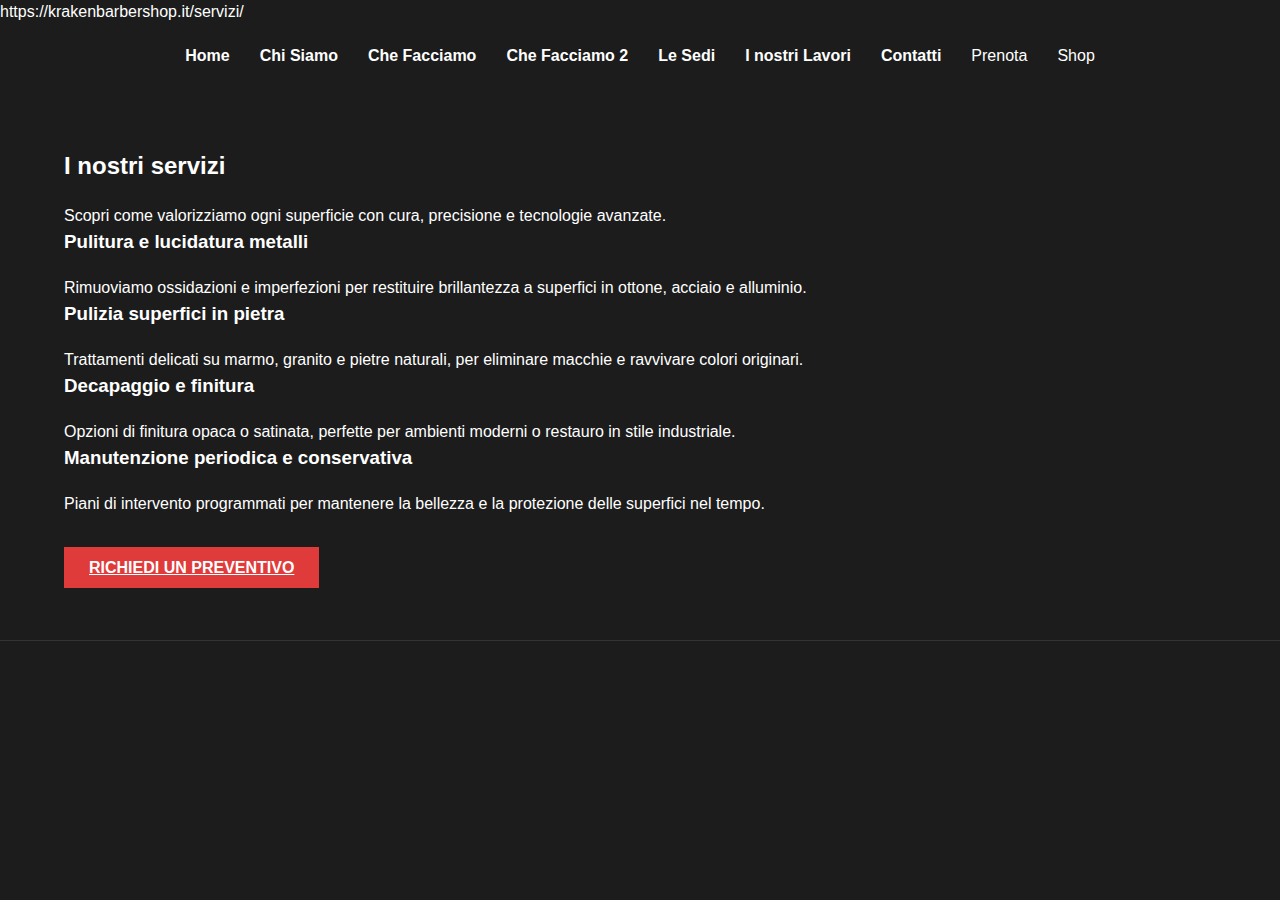
<file: che-facciamo.html>
https://krakenbarbershop.it/servizi/<!DOCTYPE html>
<html>
<head>
<meta charset="ISO-8859-1">
<title>Insert title here</title>
<link rel="stylesheet" href="css/style.css">
</head>
<body>
  <nav>
    <ul>
      <li><a href="index.html">Home</a></li>
      <li><a href="chi-siamo.html">Chi Siamo</a></li>
      <li><a href="che-facciamo.html">Che Facciamo</a></li>
      <li><a href="che-facciamo2.html">Che Facciamo 2</a></li>
      <li>
        <a href="#">Le Sedi</a>
        <ul>
          <li><!-- <a href="sedi/monte.html"> -->Montevarchi<!-- </a> --></li>
          <li><!-- <a href="sedi/sangio.html"> -->San Giovanni<!-- </a> --></li>
          <li><!-- <a href="sedi/terra.html"> -->Terranuova<!-- </a> --></li>
        </ul>
      </li>
      <li><a href="lavori.html">I nostri Lavori</a></li>
      <li><a href="contatti.html">Contatti</a></li>
      <li><!-- <a href="prenota.html"> -->Prenota<!--       </a> --></li>
      <li><!-- <a href="shop.html"> -->Shop<!--       </a> --></li>
    </ul>
  </nav>
<section id="servizi" class="section alt">
  <div class="container">
    <header class="section-header">
      <h2>I nostri servizi</h2>
      <p>Scopri come valorizziamo ogni superficie con cura, precisione e tecnologie avanzate.</p>
    </header>
    <div class="grid cards">
      <article class="card">
        <h3>Pulitura e lucidatura metalli</h3>
        <p>Rimuoviamo ossidazioni e imperfezioni per restituire brillantezza a superfici in ottone, acciaio e alluminio.</p>
      </article>
      <article class="card">
        <h3>Pulizia superfici in pietra</h3>
        <p>Trattamenti delicati su marmo, granito e pietre naturali, per eliminare macchie e ravvivare colori originari.</p>
      </article>
      <article class="card">
        <h3>Decapaggio e finitura</h3>
        <p>Opzioni di finitura opaca o satinata, perfette per ambienti moderni o restauro in stile industriale.</p>
      </article>
      <article class="card">
        <h3>Manutenzione periodica e conservativa</h3>
        <p>Piani di intervento programmati per mantenere la bellezza e la protezione delle superfici nel tempo.</p>
      </article>
    </div>
    <div class="cta" style="margin-top:40px;">
      <a href="#contatti" class="btn">Richiedi un preventivo</a>
    </div>
  </div>
</section>

</body>
</html>
</file>
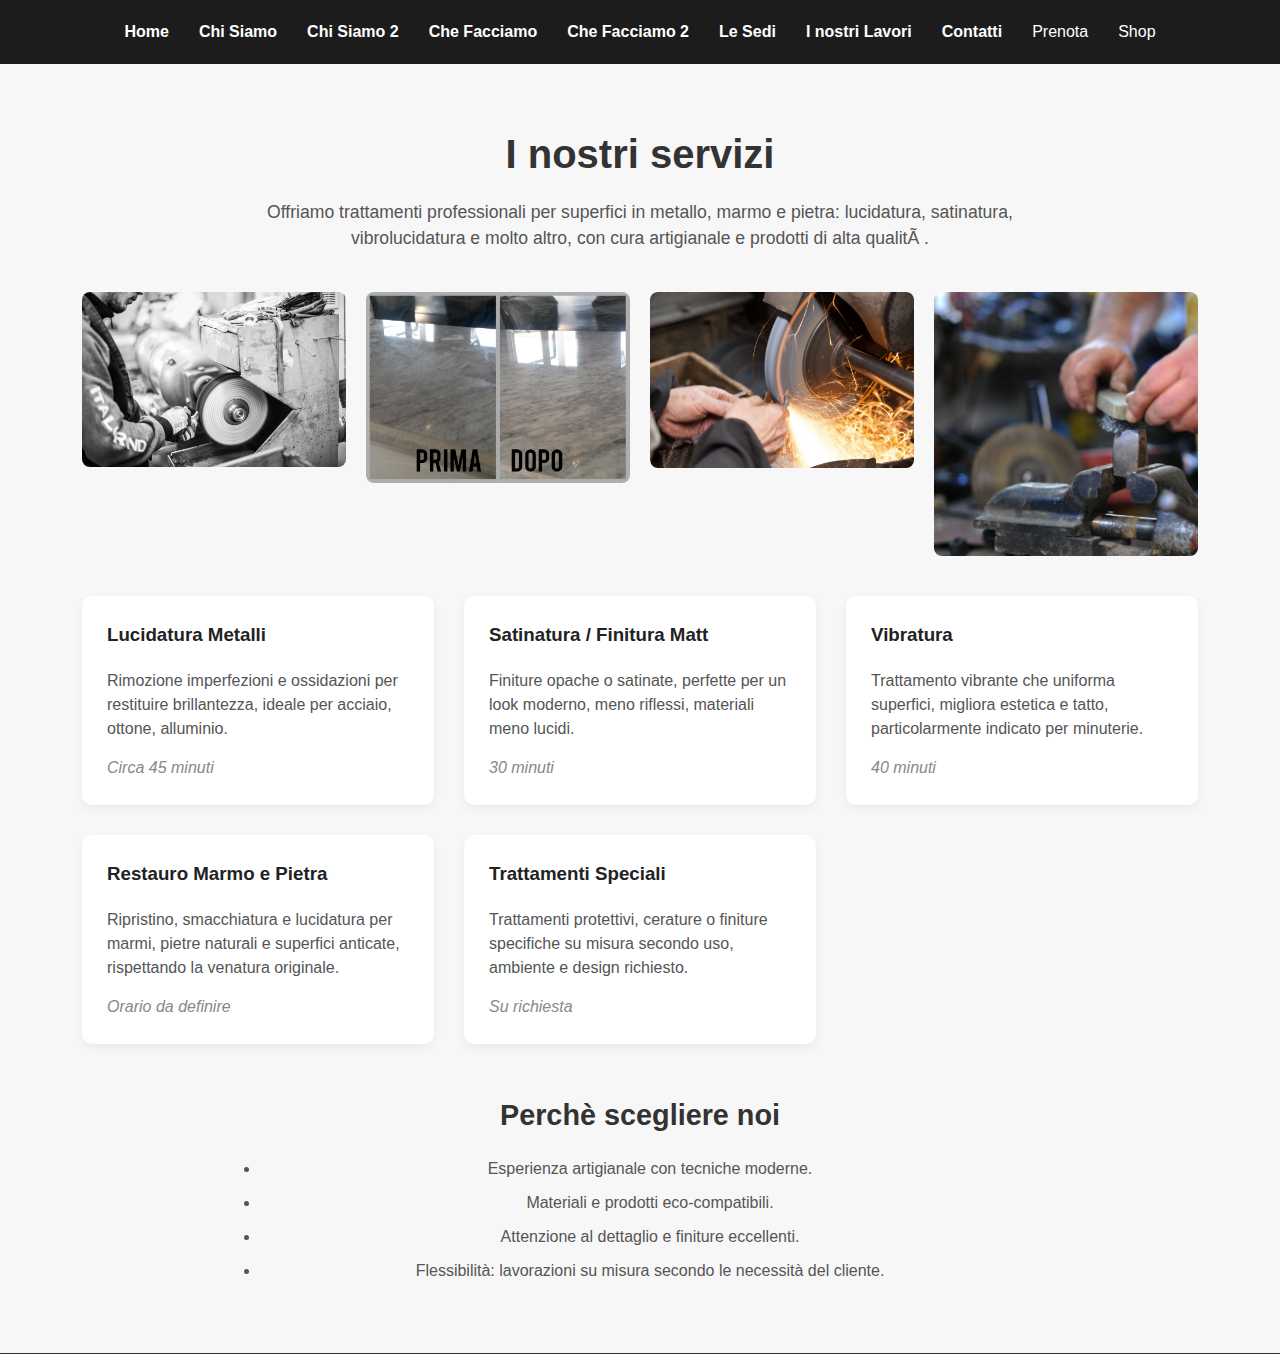
<file: che-facciamo2.html>
<!DOCTYPE html>
<html>
<head>
<meta charset="ISO-8859-1">
<title>Insert title here</title>
<link rel="stylesheet" href="css/style.css">
<link rel="stylesheet" href="css/styleKraken.css">
</head>
<body>
  <nav>
    <ul>
      <li><a href="index.html">Home</a></li>
      <li><a href="chi-siamo.html">Chi Siamo</a></li>
      <li><a href="chi-siamo2.html">Chi Siamo 2</a></li>
      <li><a href="che-facciamo.html">Che Facciamo</a></li>
      <li><a href="che-facciamo2.html">Che Facciamo 2</a></li>
      <li>
        <a href="#">Le Sedi</a>
        <ul>
          <li><!-- <a href="sedi/monte.html"> -->Montevarchi<!-- </a> --></li>
          <li><!-- <a href="sedi/sangio.html"> -->San Giovanni<!-- </a> --></li>
          <li><!-- <a href="sedi/terra.html"> -->Terranuova<!-- </a> --></li>
        </ul>
      </li>
      <li><a href="lavori.html">I nostri Lavori</a></li>
      <li><a href="contatti.html">Contatti</a></li>
      <li><!-- <a href="prenota.html"> -->Prenota<!--       </a> --></li>
      <li><!-- <a href="shop.html"> -->Shop<!--       </a> --></li>
    </ul>
  </nav>
<section id="servizi" class="section alt">
  <div class="container">
    <!-- Titolo e descrizione introduttiva -->
    <header class="section-header">
      <h2>I nostri servizi</h2>
      <p>
        Offriamo trattamenti professionali per superfici in metallo, marmo e pietra: lucidatura, satinatura, vibrolucidatura e molto altro, con cura artigianale e prodotti di alta qualità.
      </p>
    </header>

    <!-- Galleria immagini di esempio dei lavori -->
    <div class="gallery">
      <img src="images/lavoro1.jpg" alt="Pulimentatura metallo brillante">
      <img src="images/lavoro2.jpg" alt="Lucidatura marmo prima/dopo">
      <img src="images/lavoro3.jpg" alt="Finitura satinata su acciaio">
      <img src="images/lavoro4.jpg" alt="Dettaglio lavorazione artigianale">
    </div>

    <!-- Elenco servizi dettagliati -->
    <div class="services-list">
      <div class="service-item">
        <h3>Lucidatura Metalli</h3>
        <p>Rimozione imperfezioni e ossidazioni per restituire brillantezza, ideale per acciaio, ottone, alluminio.</p>
        <span class="duration">Circa 45 minuti</span>
      </div>
      <div class="service-item">
        <h3>Satinatura / Finitura Matt</h3>
        <p>Finiture opache o satinate, perfette per un look moderno, meno riflessi, materiali meno lucidi.</p>
        <span class="duration">30 minuti</span>
      </div>
      <div class="service-item">
        <h3>Vibratura</h3>
        <p>Trattamento vibrante che uniforma superfici, migliora estetica e tatto, particolarmente indicato per minuterie.</p>
        <span class="duration">40 minuti</span>
      </div>
      <div class="service-item">
        <h3>Restauro Marmo e Pietra</h3>
        <p>Ripristino, smacchiatura e lucidatura per marmi, pietre naturali e superfici anticate, rispettando la venatura originale.</p>
        <span class="duration">Orario da definire</span>
      </div>
      <div class="service-item">
        <h3>Trattamenti Speciali</h3>
        <p>Trattamenti protettivi, cerature o finiture specifiche su misura secondo uso, ambiente e design richiesto.</p>
        <span class="duration">Su richiesta</span>
      </div>
    </div>

    <!-- Sezione “Perché scelgerci” -->
    <div class="why-choose-us">
      <h3>Perch&egrave; scegliere noi</h3>
      <ul>
        <li>Esperienza artigianale con tecniche moderne.</li>
        <li>Materiali e prodotti eco-compatibili.</li>
        <li>Attenzione al dettaglio e finiture eccellenti.</li>
        <li>Flessibilit&agrave;: lavorazioni su misura secondo le necessit&agrave; del cliente.</li>
      </ul>
    </div>

  </div>
</section>
</body>
</html>
</file>
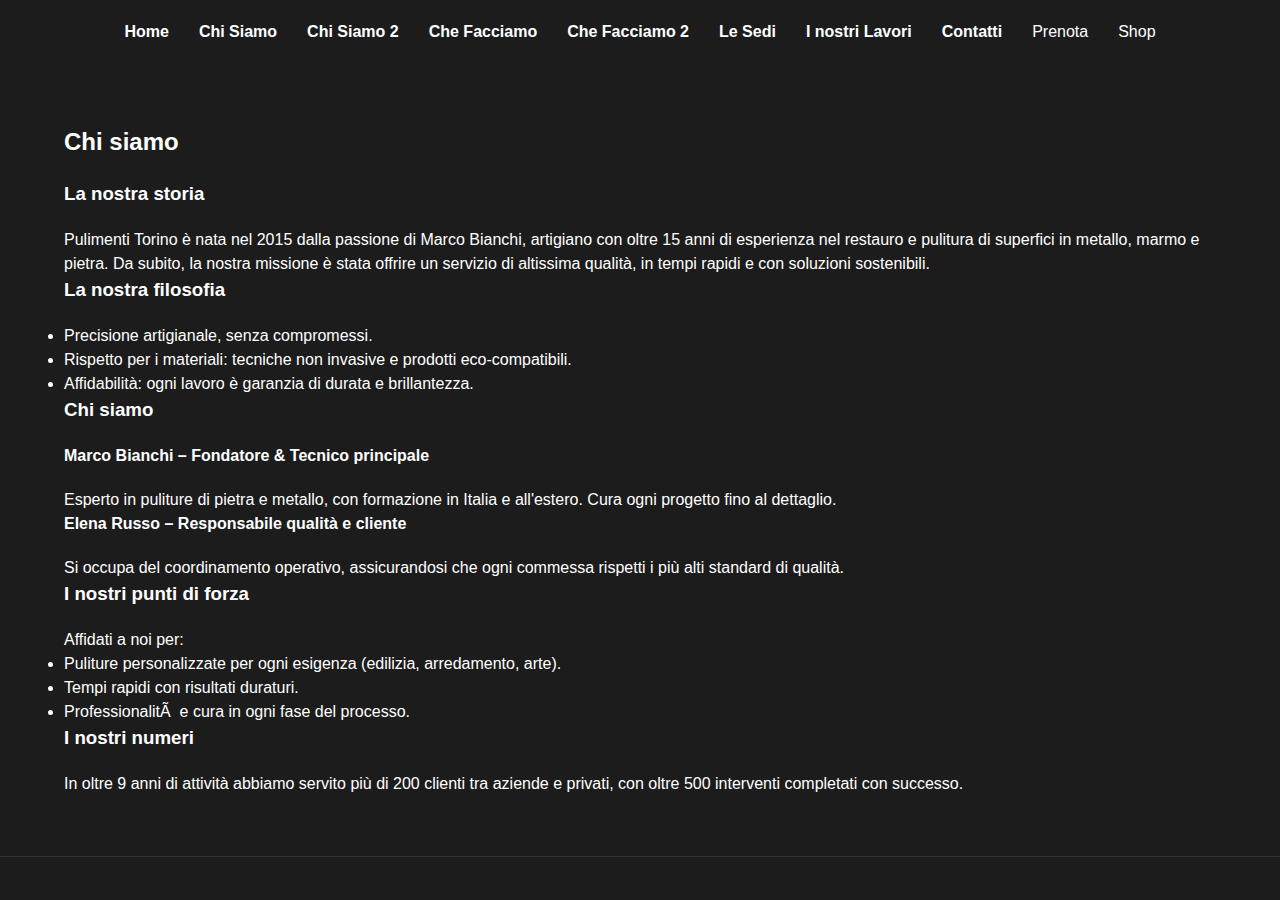
<file: chi-siamo.html>
<!DOCTYPE html>
<html>
<head>
<meta charset="ISO-8859-1">
<title>Insert title here</title>
<link rel="stylesheet" href="css/style.css">
</head>
<body>
    <nav>
    <ul>
      <li><a href="index.html">Home</a></li>
      <li><a href="chi-siamo.html">Chi Siamo</a></li>
      <li><a href="chi-siamo2.html">Chi Siamo 2</a></li>
      <li><a href="che-facciamo.html">Che Facciamo</a></li>
      <li><a href="che-facciamo2.html">Che Facciamo 2</a></li>
      <li>
        <a href="#">Le Sedi</a>
        <ul>
          <li><!-- <a href="sedi/monte.html"> -->Montevarchi<!-- </a> --></li>
          <li><!-- <a href="sedi/sangio.html"> -->San Giovanni<!-- </a> --></li>
          <li><!-- <a href="sedi/terra.html"> -->Terranuova<!-- </a> --></li>
        </ul>
      </li>
      <li><a href="lavori.html">I nostri Lavori</a></li>
      <li><a href="contatti.html">Contatti</a></li>
      <li><!-- <a href="prenota.html"> -->Prenota<!--       </a> --></li>
      <li><!-- <a href="shop.html"> -->Shop<!--       </a> --></li>
    </ul>
  </nav>
<section id="chi-siamo" class="section">
  <div class="container">
    <header class="section-header">
      <h2>Chi siamo</h2>
    </header>

    <article class="story">
      <h3>La nostra storia</h3>
      <p>
        Pulimenti Torino &egrave; nata nel 2015 dalla passione di Marco Bianchi, artigiano con oltre 15 anni di esperienza nel restauro e pulitura di superfici in metallo, marmo e pietra. Da subito, la nostra missione &egrave; stata offrire un servizio di altissima qualit&agrave;, in tempi rapidi e con soluzioni sostenibili.
      </p>
    </article>

    <article class="mission">
      <h3>La nostra filosofia</h3>
      <ul>
        <li>Precisione artigianale, senza compromessi.</li>
        <li>Rispetto per i materiali: tecniche non invasive e prodotti eco-compatibili.</li>
        <li>Affidabilit&agrave;: ogni lavoro &egrave; garanzia di durata e brillantezza.</li>
      </ul>
    </article>

    <article class="team">
      <h3>Chi siamo</h3>
      <div class="member">
        <h4>Marco Bianchi &ndash; Fondatore & Tecnico principale</h4>
        <p>Esperto in puliture di pietra e metallo, con formazione in Italia e all&apos;estero. Cura ogni progetto fino al dettaglio.</p>
      </div>
      <div class="member">
        <h4>Elena Russo &ndash; Responsabile qualit&agrave; e cliente</h4>
        <p>Si occupa del coordinamento operativo, assicurandosi che ogni commessa rispetti i pi&ugrave; alti standard di qualit&agrave;.</p>
      </div>
    </article>

    <article class="strengths">
      <h3>I nostri punti di forza</h3>
      <p>Affidati a noi per:</p>
      <ul>
        <li>Puliture personalizzate per ogni esigenza (edilizia, arredamento, arte).</li>
        <li>Tempi rapidi con risultati duraturi.</li>
        <li>Professionalità e cura in ogni fase del processo.</li>
      </ul>
    </article>

    <article class="numbers">
      <h3>I nostri numeri</h3>
      <p>In oltre 9 anni di attivit&agrave; abbiamo servito pi&ugrave; di 200 clienti tra aziende e privati, con oltre 500 interventi completati con successo.</p>
    </article>
  </div>
</section>
</body>
</html>
</file>
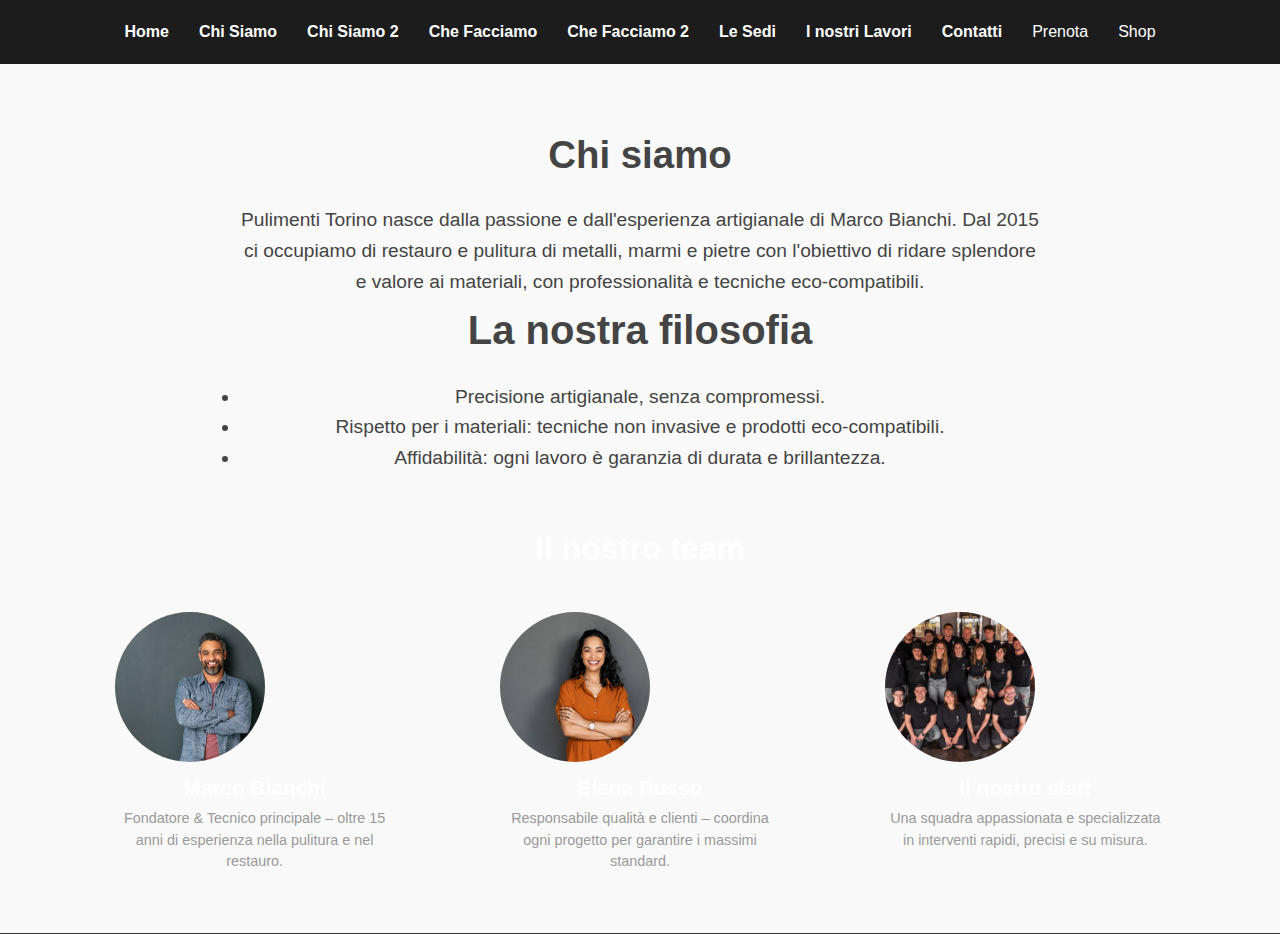
<file: chi-siamo2.html>
<!DOCTYPE html>
<html>
<head>
<meta charset="ISO-8859-1">
<title>Insert title here</title>
<link rel="stylesheet" href="css/styleKraken.css">
<link rel="stylesheet" href="css/style.css">
</head>
<body>
    <nav>
    <ul>
      <li><a href="index.html">Home</a></li>
      <li><a href="chi-siamo.html">Chi Siamo</a></li>
      <li><a href="chi-siamo2.html">Chi Siamo 2</a></li>
      <li><a href="che-facciamo.html">Che Facciamo</a></li>
      <li><a href="che-facciamo2.html">Che Facciamo 2</a></li>
      <li>
        <a href="#">Le Sedi</a>
        <ul>
          <li><!-- <a href="sedi/monte.html"> -->Montevarchi<!-- </a> --></li>
          <li><!-- <a href="sedi/sangio.html"> -->San Giovanni<!-- </a> --></li>
          <li><!-- <a href="sedi/terra.html"> -->Terranuova<!-- </a> --></li>
        </ul>
      </li>
      <li><a href="lavori.html">I nostri Lavori</a></li>
      <li><a href="contatti.html">Contatti</a></li>
      <li><!-- <a href="prenota.html"> -->Prenota<!--       </a> --></li>
      <li><!-- <a href="shop.html"> -->Shop<!--       </a> --></li>
    </ul>
  </nav>
<section id="chi-siamo" class="about">
  <div class="container">

    <!-- Intro / Filosofia -->
    <div class="intro-text">
      <h1>Chi siamo</h1>
      <p>
        Pulimenti Torino nasce dalla passione e dall&apos;esperienza artigianale di Marco Bianchi.
        Dal 2015 ci occupiamo di restauro e pulitura di metalli, marmi e pietre con l&apos;obiettivo
        di ridare splendore e valore ai materiali, con professionalit&agrave; e tecniche eco-compatibili.
      </p>
      <h2>La nostra filosofia</h2>
      <p>
        <li>Precisione artigianale, senza compromessi.</li>
        <li>Rispetto per i materiali: tecniche non invasive e prodotti eco-compatibili.</li>
        <li>Affidabilit&agrave;: ogni lavoro &egrave; garanzia di durata e brillantezza.</li>
      </p>
    </div>

    <!-- Team -->
    <div class="team">
      <h3>Il nostro team</h3>
      <div class="team-grid">
        <div class="team-member">
          <img src="images/marco.jpg" alt="Marco Bianchi">
          <h4>Marco Bianchi</h4>
          <p>Fondatore & Tecnico principale &ndash; oltre 15 anni di esperienza nella pulitura e nel restauro.</p>
        </div>
        <div class="team-member">
          <img src="images/elena.jpg" alt="Elena Russo">
          <h4>Elena Russo</h4>
          <p>Responsabile qualit&agrave; e clienti &ndash; coordina ogni progetto per garantire i massimi standard.</p>
        </div>
        <div class="team-member">
          <img src="images/staff.jpg" alt="Staff al lavoro">
          <h4>Il nostro staff</h4>
          <p>Una squadra appassionata e specializzata in interventi rapidi, precisi e su misura.</p>
        </div>
      </div>
    </div>

  </div>
</section>
</body>
</html>
</file>
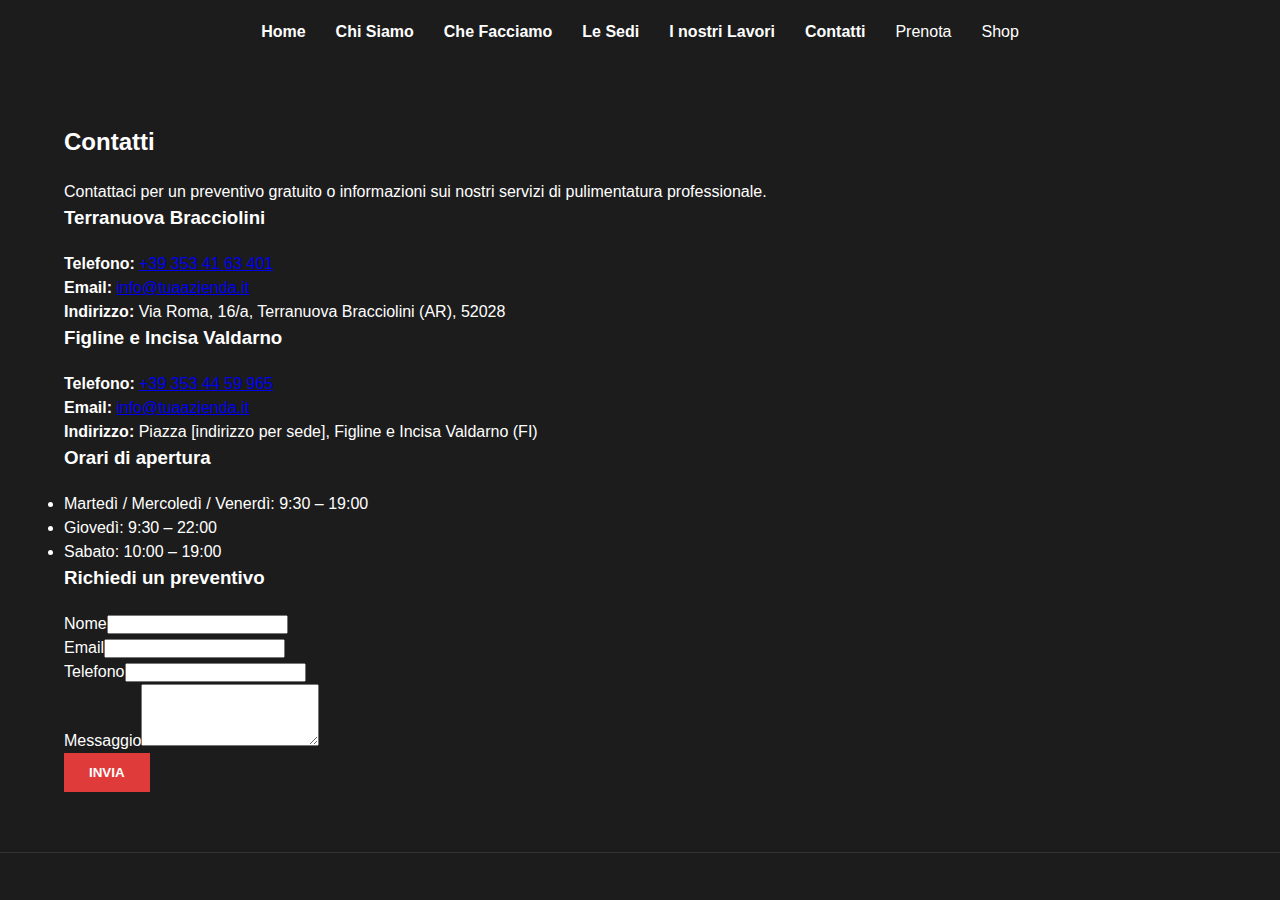
<file: contatti.html>
<!DOCTYPE html>
<html>
<head>
<meta charset="ISO-8859-1">
<title>Insert title here</title>
<link rel="stylesheet" href="css/style.css">
</head>
<body>
    <nav>
    <ul>
      <li><a href="index.html">Home</a></li>
      <li><a href="chi-siamo.html">Chi Siamo</a></li>
      <li><a href="che-facciamo.html">Che Facciamo</a></li>
      <li>
        <a href="#">Le Sedi</a>
        <ul>
          <li><!-- <a href="sedi/monte.html"> -->Montevarchi<!-- </a> --></li>
          <li><!-- <a href="sedi/sangio.html"> -->San Giovanni<!-- </a> --></li>
          <li><!-- <a href="sedi/terra.html"> -->Terranuova<!-- </a> --></li>
        </ul>
      </li>
      <li><a href="lavori.html">I nostri Lavori</a></li>
      <li><a href="contatti.html">Contatti</a></li>
      <li><!-- <a href="prenota.html"> -->Prenota<!--       </a> --></li>
      <li><!-- <a href="shop.html"> -->Shop<!--       </a> --></li>
    </ul>
  </nav>
<section id="contatti" class="section">
  <div class="container">
    <header class="section-header">
      <h2>Contatti</h2>
      <p>Contattaci per un preventivo gratuito o informazioni sui nostri servizi di pulimentatura professionale.</p>
    </header>

    <div class="grid cards">
      <article class="card">
        <h3>Terranuova Bracciolini</h3>
        <p><strong>Telefono:</strong> <a href="tel:+393534163401">+39 353 41 63 401</a></p>
        <p><strong>Email:</strong> <a href="mailto:info@tuaazienda.it">info@tuaazienda.it</a></p>
        <p><strong>Indirizzo:</strong> Via Roma, 16/a, Terranuova Bracciolini (AR), 52028</p>
      </article>
      <article class="card">
        <h3>Figline e Incisa Valdarno</h3>
        <p><strong>Telefono:</strong> <a href="tel:+393534459965">+39 353 44 59 965</a></p>
        <p><strong>Email:</strong> <a href="mailto:info@tuaazienda.it">info@tuaazienda.it</a></p>
        <p><strong>Indirizzo:</strong> Piazza [indirizzo per sede], Figline e Incisa Valdarno (FI)</p>
      </article>
    </div>

    <div class="opening-hours">
      <h3>Orari di apertura</h3>
      <ul>
        <li>Marted&igrave; / Mercoled&igrave; / Venerd&igrave;: 9:30 &ndash; 19:00</li>
        <li>Gioved&igrave;: 9:30 &ndash; 22:00</li>
        <li>Sabato: 10:00 &ndash; 19:00</li>
      </ul>
    </div>

    <div class="contact-form">
      <h3>Richiedi un preventivo</h3>
      <form action="#" method="POST">
        <div class="field"><label for="nome">Nome</label><input id="nome" name="nome" type="text" required></div>
        <div class="field"><label for="email">Email</label><input id="email" name="email" type="email" required></div>
        <div class="field"><label for="telefono">Telefono</label><input id="telefono" name="telefono" type="tel"></div>
        <div class="field"><label for="messaggio">Messaggio</label><textarea id="messaggio" name="messaggio" rows="4" required></textarea></div>
        <button class="btn" type="submit">Invia</button>
      </form>
    </div>
  </div>
</section>

</body>
</html>
</file>
<file: css/style.css>
/* ============================= */
/* Palette colori e font globali */
/* ============================= */
:root {
    --colore-primario: #1c1c1c;   /* sfondo scuro */
    --colore-secondario: #e03b3b; /* rosso dettagli */
    --colore-terziario: #ffffff;  /* testo bianco */
    --colore-grigio: #999999;     /* testo secondario */
    --font-base: 'Arial', 'Helvetica', sans-serif;
}

* {
    box-sizing: border-box;
    margin: 0;
    padding: 0;
}

body {
    font-family: var(--font-base);
    color: var(--colore-terziario);
    background-color: var(--colore-primario);
    line-height: 1.5;
}

/* ============================= */
/* Contenitore centrale e sezioni */
/* ============================= */
.container {
    width: 90%;
    max-width: 1200px;
    margin: 0 auto;
}

section {
    padding: 60px 0;
    border-bottom: 1px solid #333;
}

h1, h2, h3, h4 {
    font-weight: bold;
    margin-bottom: 20px;
}

/* ============================= */
/* Navbar / Menu principale */
/* ============================= */
nav {
    background-color: var(--colore-primario);
    display: flex;
    justify-content: center;
    padding: 20px 0;
    position: sticky;
    top: 0;
    z-index: 100;
}

nav ul {
    list-style: none;
    display: flex;
    gap: 30px;
}

nav ul li {
    position: relative;
}

nav ul li a {
    text-decoration: none;
    color: var(--colore-terziario);
    font-weight: bold;
    transition: color 0.3s;
}

nav ul li a:hover {
    color: var(--colore-secondario);
}

/* Dropdown semplice */
nav ul li ul {
    display: none;
    position: absolute;
    top: 100%;
    left: 0;
    background-color: var(--colore-primario);
    padding: 10px 0;
    min-width: 150px;
}

nav ul li:hover ul {
    display: block;
}

nav ul li ul li {
    padding: 10px 20px;
}

nav ul li ul li a {
    color: var(--colore-terziario);
}

/* ============================= */
/* Hero / Sezione principale */
/* ============================= */
.hero {
    text-align: center;
    padding: 100px 20px;
    background-image: url('../images/hero-bg.jpg'); /* sostituire con la tua immagine */
    background-size: cover;
    background-position: center;
}

.hero h1 {
    font-size: 3em;
    margin-bottom: 20px;
}

.hero p {
    font-size: 1.2em;
}

/* ============================= */
/* Pulsanti */
/* ============================= */
button, .btn {
    background-color: var(--colore-secondario);
    border: none;
    padding: 12px 25px;
    color: var(--colore-terziario);
    font-weight: bold;
    text-transform: uppercase;
    cursor: pointer;
    transition: background 0.3s;
}

button:hover, .btn:hover {
    background-color: #b03030; /* rosso pi� scuro */
}

/* ============================= */
/* Immagini e gallerie */
/* ============================= */
img {
    max-width: 100%;
    height: auto;
    display: block;
    border-radius: 5px;
}

.gallery {
    display: grid;
    grid-template-columns: repeat(auto-fit, minmax(250px, 1fr));
    gap: 20px;
}

/* ============================= */
/* Sezione Chi Siamo / Team */
/* ============================= */
.team-member {
    text-align: center;
}

.team-member img {
    border-radius: 50%;
    width: 150px;
    height: 150px;
    object-fit: cover;
    margin-bottom: 10px;
}

.team-member h4 {
    margin-bottom: 5px;
}

.team-member p {
    font-size: 0.9em;
    color: var(--colore-grigio);
}

/* ============================= */
/* Footer */
/* ============================= */
footer {
    background-color: #111;
    color: var(--colore-terziario);
    padding: 40px 0;
    text-align: center;
}

footer a {
    color: var(--colore-secondario);
    text-decoration: none;
}

footer a:hover {
    text-decoration: underline;
}
</file>
<file: css/styleKraken.css>
.about {
  padding: 60px 20px;
  background: #f9f9f9;
}

.about h2 {
  font-size: 2.5rem;
  text-align: center;
  margin-bottom: 20px;
}

.about .intro-text {
  max-width: 800px;
  margin: 0 auto 50px;
  text-align: center;
  color: #444;
  font-size: 1.2rem;
  line-height: 1.6;
}

.team h3 {
  text-align: center;
  font-size: 2rem;
  margin-bottom: 40px;
}

.team-grid {
  display: grid;
  grid-template-columns: repeat(auto-fit, minmax(250px, 1fr));
  gap: 40px;
  justify-items: center;
}

.team-member {
  text-align: center;
  max-width: 280px;
}

.team-member img {
  width: 100%;
  max-width: 220px;
  border-radius: 50%;
  margin-bottom: 15px;
}

.team-member h4 {
  font-size: 1.3rem;
  margin-bottom: 10px;
}

.team-member p {
  font-size: 1rem;
  color: #555;
}

.section.alt {
  background-color: #f7f7f7;
  padding: 60px 20px;
}

.section-header {
  text-align: center;
  max-width: 800px;
  margin: 0 auto 40px;
}

.section-header h2 {
  font-size: 2.5rem;
  margin-bottom: 15px;
  color: #333;
}

.section-header p {
  font-size: 1.1rem;
  color: #555;
}

.gallery {
  display: grid;
  grid-template-columns: repeat(auto-fit, minmax(200px, 1fr));
  gap: 20px;
  margin-bottom: 40px;
}

.gallery img {
  width: 100%;
  height: auto;
  border-radius: 8px;
  object-fit: cover;
}

.services-list {
  display: grid;
  grid-template-columns: repeat(auto-fit, minmax(280px, 1fr));
  gap: 30px;
  margin-bottom: 50px;
}

.service-item {
  background-color: #fff;
  padding: 25px;
  border-radius: 10px;
  box-shadow: 0 4px 10px rgba(0,0,0,0.05);
}

.service-item h3 {
  margin-top: 0;
  color: #222;
}

.service-item p {
  color: #555;
  margin: 15px 0;
}

.service-item .duration {
  font-style: italic;
  color: #888;
}

.why-choose-us {
  max-width: 800px;
  margin: 0 auto;
  text-align: center;
}

.why-choose-us h3 {
  font-size: 1.8rem;
  margin-bottom: 20px;
  color: #333;
}

.why-choose-us ul {
  list-style-type: disc;
  padding-left: 20px;
  color: #555;
}

.why-choose-us li {
  margin-bottom: 10px;
}
</file>
